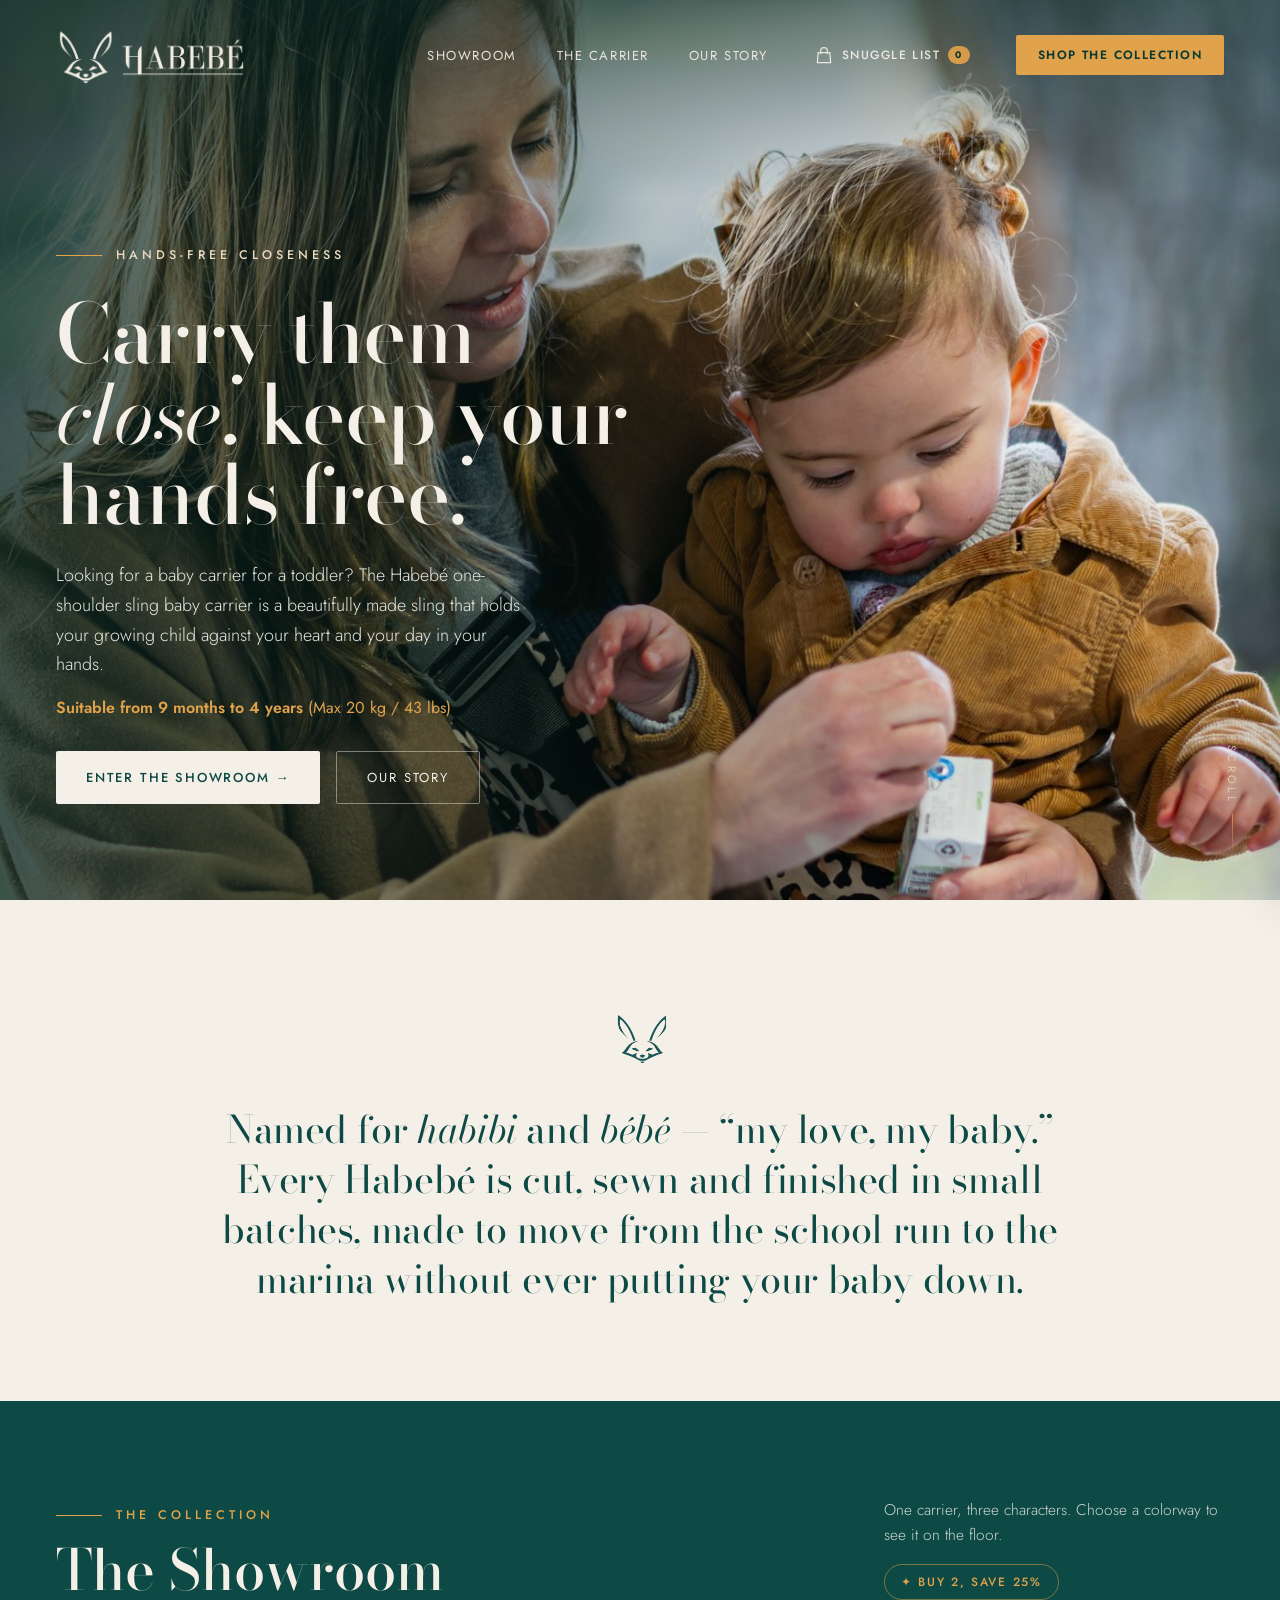
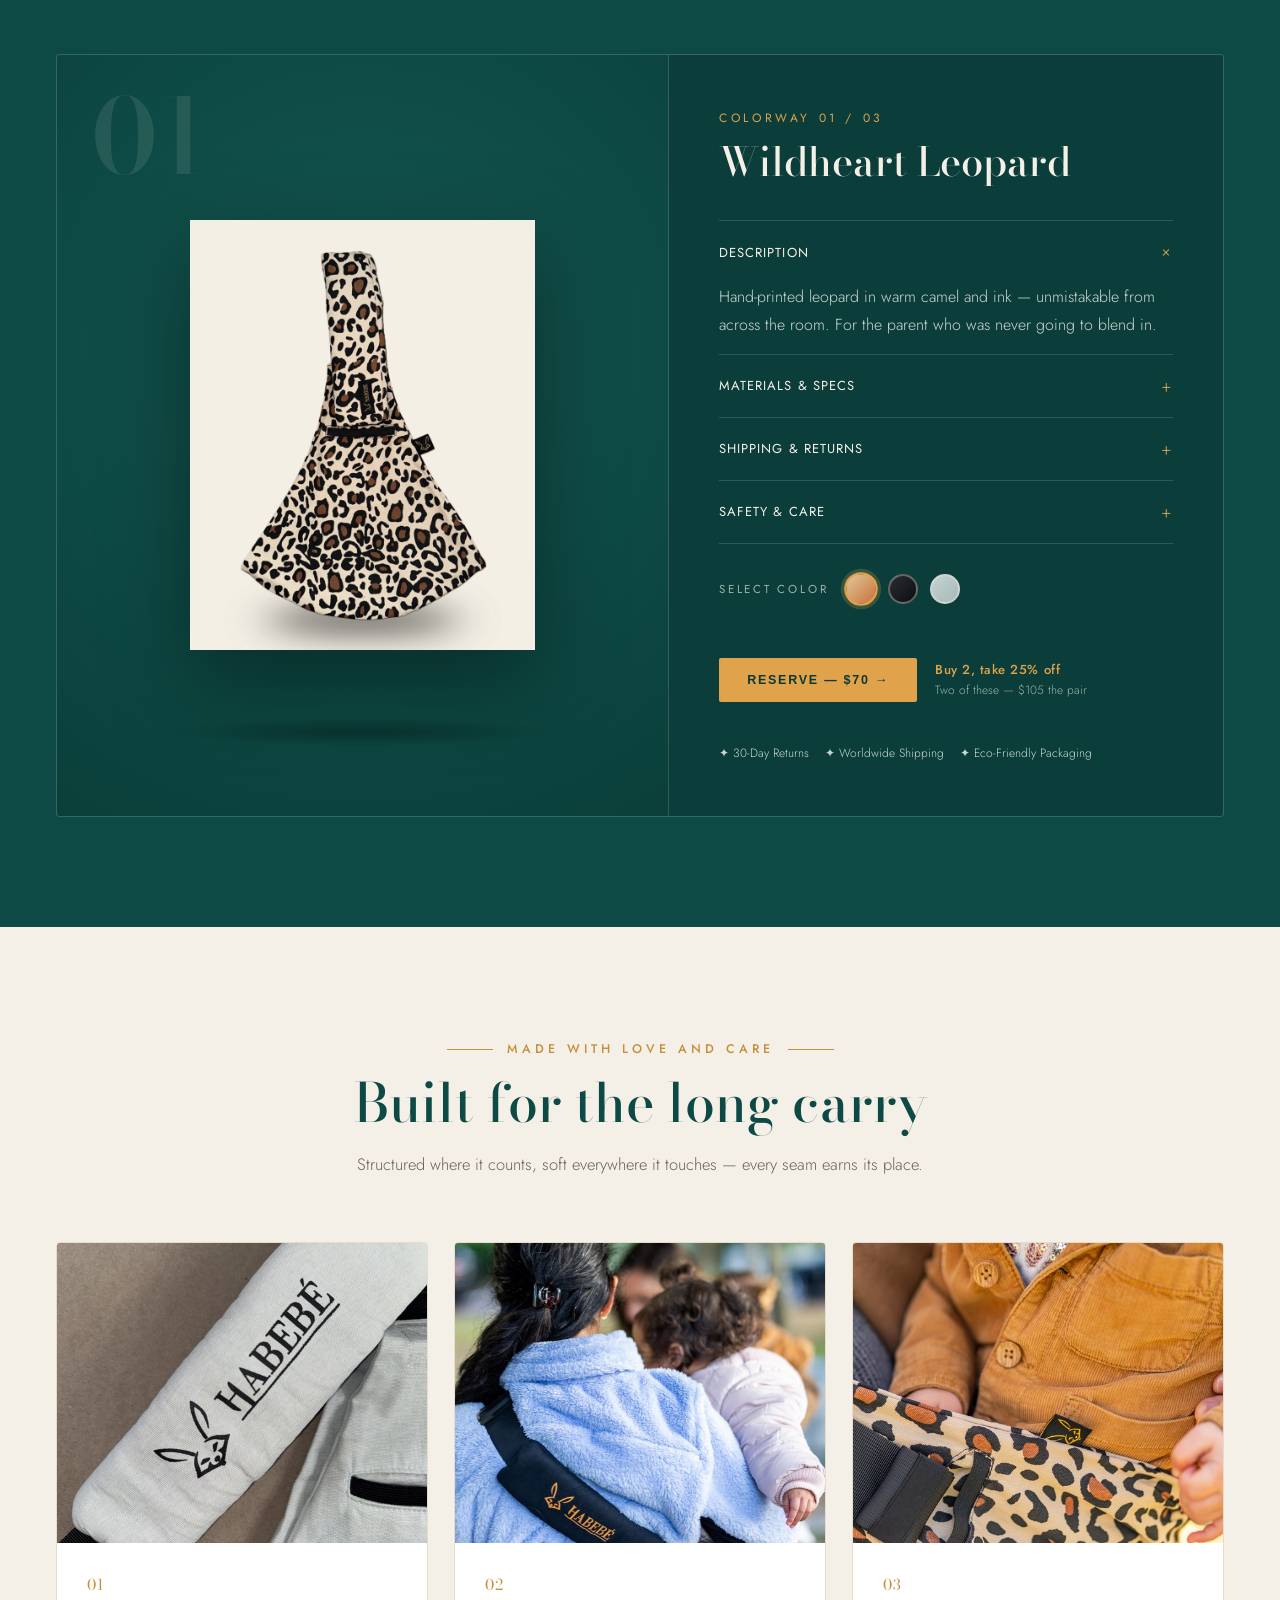
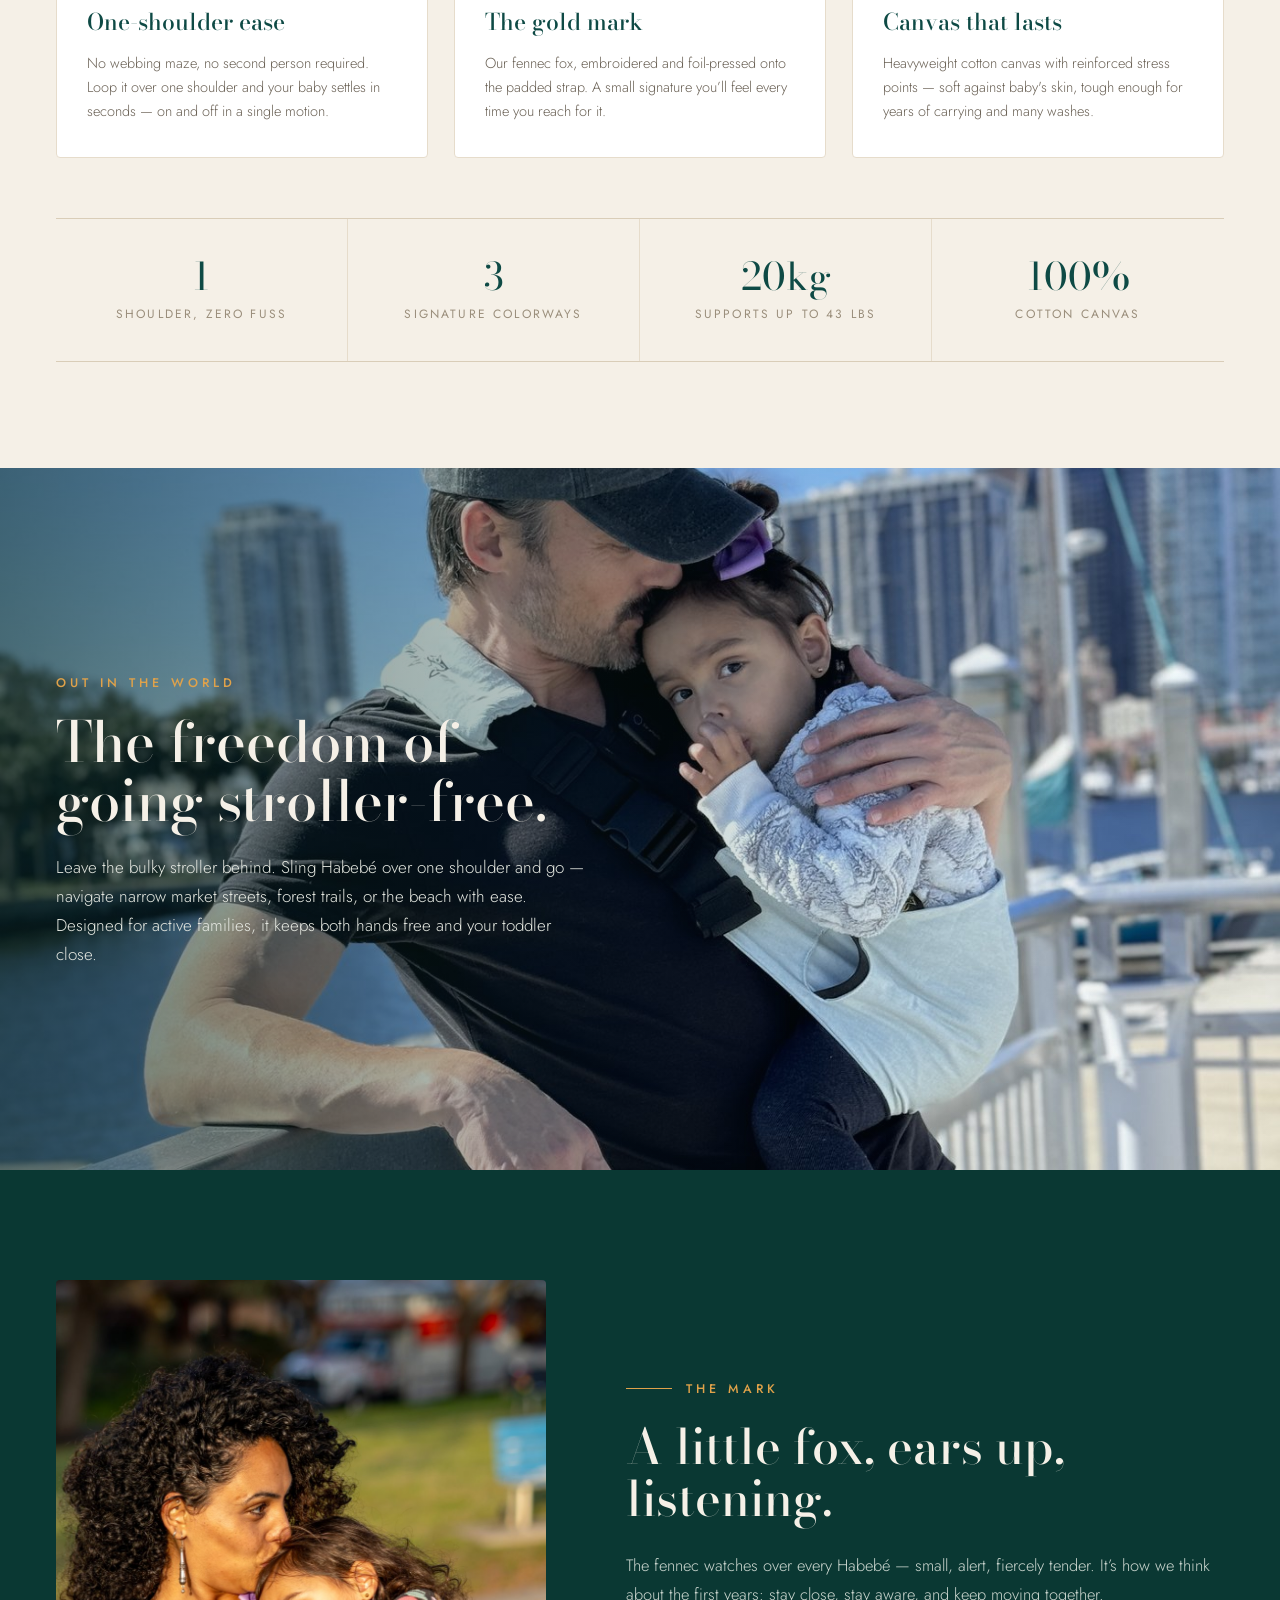
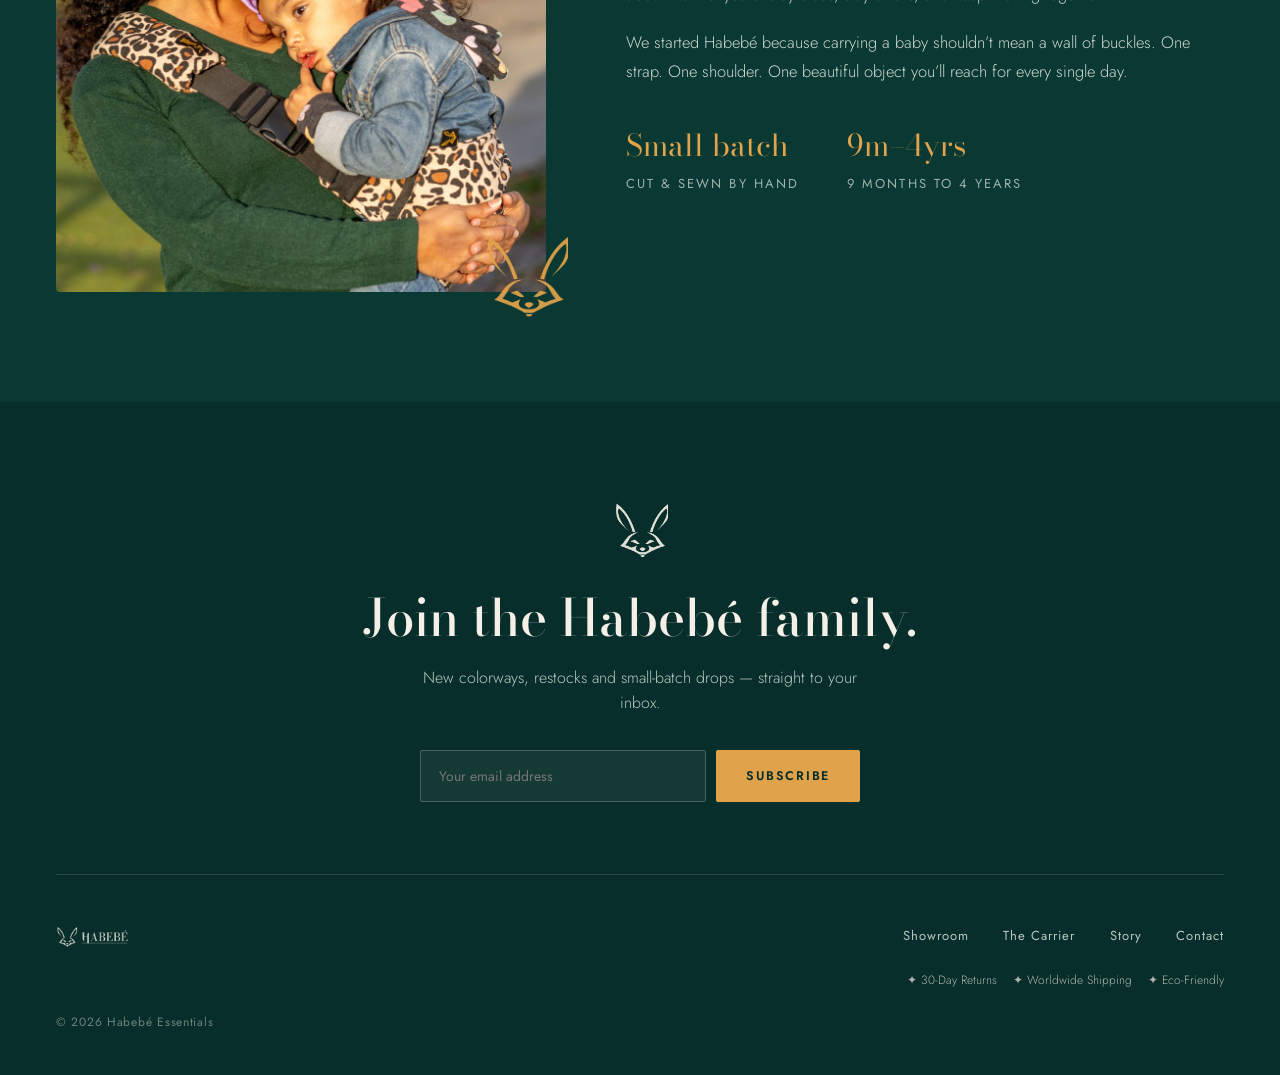
<file: index.html>
<!DOCTYPE html>
<html lang="en">
<head>
  <meta charset="utf-8">
  <!-- Google tag (gtag.js) -->
  <script async src="https://www.googletagmanager.com/gtag/js?id=G-CSY55SZC2Z"></script>
  <script>
    window.dataLayer = window.dataLayer || [];
    function gtag(){dataLayer.push(arguments);}
    gtag('js', new Date());

    gtag('config', 'G-CSY55SZC2Z');
  </script>
  <meta name="viewport" content="width=device-width, initial-scale=1.0">
  <title>Habebé Essentials | Premium Sling Baby Carrier for Toddlers</title>
  <meta name="description" content="Need a baby carrier for a toddler? The Habebé one-shoulder sling baby carrier is the perfect toddler carrier. Keep hands free with our 100% natural cotton sling.">
  <link rel="icon" type="image/x-icon" href="images/favicon.ico">
  <link rel="icon" type="image/png" sizes="32x32" href="images/favicon.png">
  <link rel="apple-touch-icon" sizes="180x180" href="images/favicon.png">
  <link rel="stylesheet" href="style.css">
  <script type="application/ld+json">
  {
    "@context": "https://schema.org",
    "@type": "Product",
    "name": "Habebé Essentials – Wildheart Leopard",
    "image": ["https://habebeessentials.com/images/prnt-copy.png"],
    "description": "The perfect sling baby carrier for a toddler. Supporting up to 20 kg (43 lb) and suitable for 9 months to 4 years. Made from 100 % natural cotton canvas. No buckles, zero fuss.",
    "sku": "HB-WL-01",
    "brand": {"@type": "Brand", "name": "Habebé Essentials"},
    "offers": {
      "@type": "Offer",
      "url": "https://buy.stripe.com/6oU4gzeTH8xo3tWdNfdwc00",
      "priceCurrency": "USD",
      "price": "70",
      "availability": "https://schema.org/InStock"
    }
  }
  </script>
  <script type="application/ld+json">
  {
    "@context": "https://schema.org",
    "@type": "FAQPage",
    "mainEntity": [
      {
        "@type": "Question",
        "name": "What age range does the carrier support?",
        "acceptedAnswer": {"@type": "Answer", "text": "It fits babies from 9 months up to 4 years (supporting up to 20 kg / 43 lb)."}
      },
      {
        "@type": "Question",
        "name": "Is the carrier machine‑washable?",
        "acceptedAnswer": {"@type": "Answer", "text": "Yes – the 100 % cotton canvas can be machine‑washed on a gentle cycle at 30 °C."}
      },
      {
        "@type": "Question",
        "name": "How can I get the bundle discount?",
        "acceptedAnswer": {"@type": "Answer", "text": "Add two carriers to the cart and the discount code **BUNDLE25** will be applied automatically at Stripe checkout."}
      }
    ]
  }
  </script>
</head>
<body>

  <!-- Sticky Navigation Header -->
  <nav class="header-nav" id="main-nav">
    <a href="#top" class="nav-logo-link" aria-label="Habebé Essentials Home">
      <img src="images/logo_cream.png" alt="Habebé Essentials Logo" class="nav-logo-img">
    </a>
    <div class="nav-links-wrapper">
      <a href="#showroom" class="nav-link">Showroom</a>
      <a href="#craft" class="nav-link">The Carrier</a>
      <a href="#story" class="nav-link">Our Story</a>
      <button class="cart-toggle-btn" id="cart-drawer-toggle" aria-label="Open Shopping Cart">
        <svg class="cart-icon-svg" viewBox="0 0 24 24">
          <path d="M16 11V7a4 4 0 00-8 0v4M5 9h14l1 12H4L5 9z" />
        </svg>
        <span>Snuggle List</span>
        <span class="cart-badge-count" id="cart-counter-badge">0</span>
      </button>
      <a href="#showroom" class="nav-cta">Shop the collection</a>
    </div>
  </nav>

  <!-- Hero Header Section -->
  <header id="top" class="hero-header">
    <div class="hero-inner">
      <div class="hero-box">
        <div class="hero-line-tag">
          <span class="hero-line"></span>
          <span class="hero-tag-text">Hands-free closeness</span>
        </div>
        <h1 class="hero-title">Carry them<br><em style="font-style:italic;font-weight:400;">close</em>, keep your hands free.</h1>
        <p class="hero-desc">Looking for a baby carrier for a toddler? The Habebé one-shoulder sling baby carrier is a beautifully made sling that holds your growing child against your heart and your day in your hands.</p>
        <p class="hero-suitability"><strong>Suitable from 9 months to 4 years</strong> (Max 20 kg / 43 lbs)</p>
        <div class="hero-actions">
          <a href="#showroom" class="btn-hero-primary">Enter the showroom →</a>
          <a href="#story" class="btn-hero-secondary">Our story</a>
        </div>
      </div>
    </div>
    <div class="hero-scroll-indicator">
      <span class="hero-scroll-text">Scroll</span>
      <span class="hero-scroll-line"></span>
    </div>
  </header>

  <!-- Intro Statement Section -->
  <section class="intro-sec" data-reveal>
    <div class="intro-inner">
      <img src="images/mark_teal.png" alt="Habebé Mark" class="intro-mark">
      <p class="intro-text">Named for <em style="font-style:italic;">habibi</em> and <em style="font-style:italic;">bébé</em> — “my love, my baby.” Every Habebé is cut, sewn and finished in small batches, made to move from the school run to the marina without ever putting your baby down.</p>
    </div>
  </section>

  <!-- Showroom Section -->
  <section id="showroom" class="showroom-sec">
    <div class="showroom-inner">
      <div class="showroom-header-row" data-reveal>
        <div>
          <div class="showroom-header-title">
            <span class="showroom-header-line"></span>
            <span class="showroom-header-tag">The collection</span>
          </div>
          <h2 class="showroom-title">The Showroom</h2>
        </div>
        <div class="showroom-header-desc-wrapper">
          <p class="showroom-header-desc">One carrier, three characters. Choose a colorway to see it on the floor.</p>
          <span class="showroom-promo-tag">✦ Buy 2, save 25%</span>
        </div>
      </div>

      <div class="showroom-card-layout" data-reveal>
        <!-- Stage Display -->
        <div class="showroom-stage">
          <div class="showroom-shadow"></div>
          <span class="showroom-giant-num" id="product-display-num">01</span>
          <img src="images/prnt-copy.png" alt="Wildheart Leopard carrier" class="showroom-product-img" id="product-display-img">
        </div>
        
        <!-- Detail Control Panel -->
        <div class="showroom-details-pane">
          <span class="showroom-details-tag" id="product-number-tag">Colorway 01 / 03</span>
          <h3 class="showroom-product-title" id="product-title-label">Wildheart Leopard</h3>
          <!-- Accordion Group -->
          <div class="accordion-group">
            <div class="accordion-item active">
              <button class="accordion-header">Description <span class="accordion-icon">+</span></button>
              <div class="accordion-content" style="max-height: 500px; padding-bottom: 16px;">
                <p class="showroom-product-desc" id="product-desc-label" style="margin-top:0;">Hand-printed leopard in warm camel and ink — unmistakable from across the room. For the parent who was never going to blend in.</p>
              </div>
            </div>
            <div class="accordion-item">
              <button class="accordion-header">Materials & Specs <span class="accordion-icon">+</span></button>
              <div class="accordion-content">
                <div class="showroom-specs-list" id="product-specs-container" style="margin-top:0; margin-bottom:0;">
                  <div class="showroom-spec-item">
                    <span class="showroom-spec-bullet">◆</span>Hand-printed signature leopard
                  </div>
                  <div class="showroom-spec-item">
                    <span class="showroom-spec-bullet">◆</span>Gold woven fox label
                  </div>
                  <div class="showroom-spec-item">
                    <span class="showroom-spec-bullet">◆</span>Reinforced safety stitching
                  </div>
                </div>
              </div>
            </div>
            <div class="accordion-item">
              <button class="accordion-header">Shipping & Returns <span class="accordion-icon">+</span></button>
              <div class="accordion-content">
                <p class="showroom-product-desc" style="margin-top:0; margin-bottom:0;">Free worldwide shipping on all orders. 30-day money back guarantee if you're not completely satisfied.</p>
              </div>
            </div>
            <div class="accordion-item">
              <button class="accordion-header">Safety & Care <span class="accordion-icon">+</span></button>
              <div class="accordion-content">
                <p class="showroom-product-desc" style="margin-top:0; margin-bottom:0;">Machine wash cold on gentle cycle. Line dry. Suitable for children 9 months to 4 years (max 20 kg / 43 lbs).</p>
              </div>
            </div>
          </div>

          <!-- Color Swatch Row -->
          <div class="showroom-swatch-row" style="margin-bottom: 24px;">
            <span class="showroom-select-label">Select Color</span>
            <div class="showroom-swatches-container">
              <button class="showroom-swatch-btn active" data-index="0" title="Wildheart Leopard" style="background: linear-gradient(135deg,#E2C79A,#C8723C); border: 2px solid #E0A24A; box-shadow: 0 0 0 3px rgba(224,162,74,0.22);"></button>
              <button class="showroom-swatch-btn" data-index="1" title="Midnight" style="background: linear-gradient(135deg,#2A2C33,#0E0F12); border: 2px solid rgba(245,240,231,0.35);"></button>
              <button class="showroom-swatch-btn" data-index="2" title="Sage" style="background: linear-gradient(135deg,#C3D2D0,#A7BAB8); border: 2px solid rgba(245,240,231,0.35);"></button>
            </div>
          </div>

          <!-- CTA Reserve Action -->
          <div class="showroom-action-area">
            <button class="showroom-btn-buy" id="showroom-add-to-cart-btn">Reserve — $70 →</button>
            <div class="showroom-pricing-terms">
              <span class="showroom-bundle-terms">Buy 2, take 25% off</span>
              <span class="showroom-bundle-est" id="showroom-bundle-estimate-label">Two of these — $105 the pair</span>
            </div>
            
            <div class="trust-badges">
              <span class="trust-badge">✦ 30-Day Returns</span>
              <span class="trust-badge">✦ Worldwide Shipping</span>
              <span class="trust-badge">✦ Eco-Friendly Packaging</span>
            </div>
          </div>
        </div>
      </div>
    </div>
  </section>

  <!-- Built for the Long Carry (Craft Details) -->
  <section id="craft" class="craft-sec">
    <div class="craft-inner">
      <div class="craft-header" data-reveal>
        <div class="craft-header-tag-row">
          <span class="craft-header-line"></span>
          <span class="craft-header-tag">Made with love and care</span>
          <span class="craft-header-line"></span>
        </div>
        <h2 class="craft-title">Built for the long carry</h2>
        <p class="craft-desc">Structured where it counts, soft everywhere it touches — every seam earns its place.</p>
      </div>

      <div class="craft-cards-grid" data-reveal>
        <div class="craft-card">
          <div class="craft-card-img-box" style="background-image: url('images/detail_strap.jpg');"></div>
          <div class="craft-card-details">
            <span class="craft-card-num">01</span>
            <h3 class="craft-card-title">One-shoulder ease</h3>
            <p class="craft-card-body">No webbing maze, no second person required. Loop it over one shoulder and your baby settles in seconds — on and off in a single motion.</p>
          </div>
        </div>

        <div class="craft-card">
          <div class="craft-card-img-box" style="background-image: url('images/detail_back.jpg');"></div>
          <div class="craft-card-details">
            <span class="craft-card-num">02</span>
            <h3 class="craft-card-title">The gold mark</h3>
            <p class="craft-card-body">Our fennec fox, embroidered and foil-pressed onto the padded strap. A small signature you’ll feel every time you reach for it.</p>
          </div>
        </div>

        <div class="craft-card">
          <div class="craft-card-img-box" style="background-image: url('images/detail_leopard.jpg');"></div>
          <div class="craft-card-details">
            <span class="craft-card-num">03</span>
            <h3 class="craft-card-title">Canvas that lasts</h3>
            <p class="craft-card-body">Heavyweight cotton canvas with reinforced stress points — soft against baby's skin, tough enough for years of carrying and many washes.</p>
          </div>
        </div>
      </div>

      <!-- Spec stats band -->
      <div class="stats-band" data-reveal>
        <div class="stats-item">
          <div class="stats-key">1</div>
          <div class="stats-val">Shoulder, zero fuss</div>
        </div>
        <div class="stats-item">
          <div class="stats-key">3</div>
          <div class="stats-val">Signature colorways</div>
        </div>
        <div class="stats-item">
          <div class="stats-key">20kg</div>
          <div class="stats-val">Supports up to 43 lbs</div>
        </div>
        <div class="stats-item">
          <div class="stats-key">100%</div>
          <div class="stats-val">Cotton canvas</div>
        </div>
      </div>
    </div>
  </section>

  <!-- Lifestyle Block Section -->
  <section class="lifestyle-banner">
    <div class="lifestyle-inner" data-reveal>
      <div class="lifestyle-box">
        <span class="lifestyle-tag">Out in the world</span>
        <h2 class="lifestyle-title">The freedom of going stroller-free.</h2>
        <p class="lifestyle-desc">Leave the bulky stroller behind. Sling Habebé over one shoulder and go — navigate narrow market streets, forest trails, or the beach with ease. Designed for active families, it keeps both hands free and your toddler close.</p>
      </div>
    </div>
  </section>

  <!-- Our Story Section -->
  <section id="story" class="story-sec">
    <div class="story-inner" data-reveal>
      <div class="story-image-box">
        <div class="story-image-canvas"></div>
        <img src="images/mark_gold.png" alt="Habebé Mark Gold" class="story-mark-overlap">
      </div>
      <div class="story-details">
        <div class="story-tag-row">
          <span class="story-tag-line"></span>
          <span class="story-tag-text">The mark</span>
        </div>
        <h2 class="story-title">A little fox, ears up, listening.</h2>
        <p class="story-body-text">The fennec watches over every Habebé — small, alert, fiercely tender. It’s how we think about the first years: stay close, stay aware, and keep moving together.</p>
        <p class="story-body-text">We started Habebé because carrying a baby shouldn’t mean a wall of buckles. One strap. One shoulder. One beautiful object you’ll reach for every single day.</p>
        <div class="story-stats-row">
          <div>
            <div class="story-stat-card-title">Small batch</div>
            <div class="story-stat-card-subtitle">Cut &amp; sewn by hand</div>
          </div>
          <div>
            <div class="story-stat-card-title">9m–4yrs</div>
            <div class="story-stat-card-subtitle">9 months to 4 years</div>
          </div>
        </div>
      </div>
    </div>
  </section>

  <!-- Footer Section & Email Subscribe -->
  <footer class="footer-sec">
    <div class="footer-inner">
      <div class="footer-newsletter-box" data-reveal>
        <img src="images/mark_cream.png" alt="Habebé Mark Cream" class="footer-mark">
        <h2 class="footer-newsletter-title">Join the Habebé family.</h2>
        <p class="footer-newsletter-desc">New colorways, restocks and small-batch drops — straight to your inbox.</p>
        <form class="newsletter-email-form" id="email-subscribe-form">
          <input type="email" placeholder="Your email address" required class="newsletter-email-input" id="newsletter-email">
          <button type="submit" class="newsletter-submit-btn" id="newsletter-submit-label">Subscribe</button>
        </form>
      </div>

      <div class="footer-bottom-row">
        <img src="images/logo_cream.png" alt="Habebé Essentials Logo" class="footer-logo-img">
        <div class="footer-menu-links">
          <a href="#showroom" class="footer-menu-link">Showroom</a>
          <a href="#craft" class="footer-menu-link">The Carrier</a>
          <a href="#story" class="footer-menu-link">Story</a>
          <a href="mailto:hello@habebe.com" class="footer-menu-link">Contact</a>
        </div>
        <div class="trust-badges footer-trust-badges">
          <span class="trust-badge">✦ 30-Day Returns</span>
          <span class="trust-badge">✦ Worldwide Shipping</span>
          <span class="trust-badge">✦ Eco-Friendly</span>
        </div>
        <span class="footer-copyright">© 2026 Habebé Essentials</span>
      </div>
    </div>
  </footer>

  <!-- Sliding Cart Drawer Container -->
  <div class="cart-drawer-overlay" id="cart-drawer-overlay"></div>
  <div class="cart-drawer" id="cart-drawer-pane">
    <div class="cart-header">
      <h3 class="cart-title">Your Snuggle List</h3>
      <button class="cart-close-btn" id="cart-drawer-close-btn" aria-label="Close Shopping Cart">
        <svg width="24" height="24" viewBox="0 0 24 24" fill="none" stroke="currentColor" stroke-width="2">
          <line x1="18" y1="6" x2="6" y2="18"></line>
          <line x1="6" y1="6" x2="18" y2="18"></line>
        </svg>
      </button>
    </div>

    <!-- Items List container -->
    <div class="cart-items-container" id="cart-items-list-container">
      <!-- Empty Cart Initial state -->
      <div class="cart-empty-state" id="cart-empty-state-view">
        <svg class="cart-empty-svg" viewBox="0 0 24 24" fill="none" stroke="currentColor">
          <path d="M16 11V7a4 4 0 00-8 0v4M5 9h14l1 12H4L5 9z"/>
        </svg>
        <p class="cart-empty-text">Your list is empty. Add a carrier to start snuggling!</p>
        <button class="nav-cta" id="cart-drawer-back-to-shop" style="width: auto;">Browse Colors</button>
      </div>
    </div>

    <!-- Pricing Summary Footer (Dynamically updated) -->
    <div class="cart-footer-pane" id="cart-drawer-footer" style="display: none;">
      <div class="cart-calc-row">
        <span>Subtotal</span>
        <span id="cart-subtotal-val">$0.00</span>
      </div>
      <div class="cart-calc-row discount" id="cart-discount-row-view" style="display: none;">
        <span>Bundle discount (25% off)</span>
        <span id="cart-discount-val">-$0.00</span>
      </div>
      <div class="cart-total-row">
        <span>Total</span>
        <span id="cart-total-val">$0.00</span>
      </div>

      <div class="cart-promo-badge" id="cart-promo-badge-view" style="display: none;">
        <svg class="cart-promo-badge-svg" viewBox="0 0 24 24" fill="none" stroke="currentColor" stroke-width="2">
          <path d="M22 11.08V12a10 10 0 1 1-5.93-9.14M22 4L12 14.01l-3-3"/>
        </svg>
        <span>Bundle deal unlocked! Enter code <strong>BUNDLE25</strong> at Stripe checkout to save 25%.</span>
      </div>

      <button class="btn-checkout" id="cart-drawer-checkout-btn">Checkout with Stripe →</button>
    </div>
  </div>

  <script src="app.js"></script>
</body>
</html>
</file>
<file: style.css>
/* style.css - Habebe Showroom Handoff Design Integration */

@import url('https://fonts.googleapis.com/css2?family=Bodoni+Moda:ital,opsz,wght@0,6..96,400;0,6..96,500;0,6..96,600;0,6..96,700;1,6..96,400;1,6..96,500&family=Jost:wght@300;400;500;600;700&display=swap');

:root {
  /* Handoff Color Palette */
  --color-teal-dark: #072E2A;      /* Footer background */
  --color-teal-mid: #0A3833;       /* Story section background / Scroll nav */
  --color-teal-brand: #0E4A45;     /* Main brand teal / Showroom background */
  --color-teal-stage: #15564F;     /* Radial center of showroom stage */
  --color-cream-base: #F5F0E7;     /* Page background / Light cream text selection */
  --color-gold: #E0A24A;           /* Gold highlights / CTA buttons */
  --color-gold-hover: #C58F3C;     /* Hover gold */
  
  /* Text and neutrals */
  --color-text-dark: #1E1B17;
  --color-text-light: #F5F0E7;
  --color-text-muted-dark: #6B6256;
  --color-text-muted-light: #CBD6CF;
  --color-border-light: rgba(245, 240, 231, 0.16);
  --color-border-dark: #E6DCCB;
  
  /* Fonts */
  --font-serif: 'Bodoni Moda', Georgia, serif;
  --font-sans: 'Jost', -apple-system, BlinkMacSystemFont, sans-serif;
  
  /* Transitions */
  --transition-smooth: all 0.4s cubic-bezier(0.16, 1, 0.3, 1);
  --transition-fast: all 0.25s ease;
}

/* Base Styles */
* {
  box-sizing: border-box;
}

html {
  scroll-behavior: smooth;
}

body {
  margin: 0;
  font-family: var(--font-sans);
  color: var(--color-text-dark);
  background-color: var(--color-cream-base);
  overflow-x: hidden;
  -webkit-font-smoothing: antialiased;
}

::selection {
  background: var(--color-teal-brand);
  color: var(--color-cream-base);
}

/* Animations */
@keyframes habFloat {
  0%, 100% { transform: translateY(0); }
  50% { transform: translateY(-10px); }
}

/* Custom Scrollbar */
::-webkit-scrollbar {
  width: 8px;
}

::-webkit-scrollbar-track {
  background: var(--color-cream-base);
}

::-webkit-scrollbar-thumb {
  background: var(--color-gold-hover);
  border-radius: 4px;
}

::-webkit-scrollbar-thumb:hover {
  background: var(--color-teal-brand);
}

/* Floating Elements & Scroll Reveals */
[data-reveal] {
  opacity: 0;
  transform: translateY(28px);
  transition: opacity 1.1s cubic-bezier(.2, .7, .2, 1), transform 1.1s cubic-bezier(.2, .7, .2, 1);
}

[data-reveal].revealed {
  opacity: 1;
  transform: none;
}

/* Navigation Header */
.header-nav {
  position: fixed;
  top: 0;
  left: 0;
  right: 0;
  z-index: 100;
  display: flex;
  align-items: center;
  justify-content: space-between;
  padding: 26px 56px;
  background: transparent;
  border-bottom: 1px solid transparent;
  transition: padding .35s ease, background .35s ease, border-color .35s ease;
}

.header-nav.scrolled {
  padding: 15px 56px;
  background: rgba(14, 74, 69, 0.97);
  backdrop-filter: blur(8px);
  -webkit-backdrop-filter: blur(8px);
  border-bottom: 1px solid rgba(245, 240, 231, 0.12);
}

.nav-logo-link {
  display: flex;
  align-items: center;
  gap: 14px;
  text-decoration: none;
}

.nav-logo-img {
  height: 58px;
  width: 191px;
  display: block;
  object-fit: contain;
  transition: height 0.35s ease;
}

.header-nav.scrolled .nav-logo-img {
  height: 48px;
}

.nav-links-wrapper {
  display: flex;
  align-items: center;
  gap: 40px;
}

.nav-link {
  color: #F5F0E7;
  text-decoration: none;
  font-size: 13px;
  letter-spacing: 0.12em;
  text-transform: uppercase;
  font-weight: 400;
  opacity: 0.92;
  transition: opacity 0.25s ease;
}

.nav-link:hover {
  opacity: 1;
}

.nav-cta {
  color: #0A3833;
  background: var(--color-gold);
  text-decoration: none;
  font-size: 12px;
  letter-spacing: 0.12em;
  text-transform: uppercase;
  font-weight: 600;
  padding: 11px 22px;
  border-radius: 2px;
  border: none;
  cursor: pointer;
  transition: background 0.3s, color 0.3s;
}

.nav-cta:hover {
  background: #F5F0E7;
  color: #0E4A45;
}

.cart-toggle-btn {
  background: none;
  border: none;
  cursor: pointer;
  color: #F5F0E7;
  display: flex;
  align-items: center;
  gap: 8px;
  font-family: var(--font-sans);
  font-size: 12px;
  letter-spacing: 0.12em;
  text-transform: uppercase;
  font-weight: 500;
  opacity: 0.92;
  transition: opacity 0.25s ease;
}

.cart-toggle-btn:hover {
  opacity: 1;
}

.cart-icon-svg {
  width: 20px;
  height: 20px;
  fill: none;
  stroke: currentColor;
  stroke-width: 1.5;
}

.cart-badge-count {
  background-color: var(--color-gold);
  color: #072E2A;
  font-size: 9.5px;
  font-weight: 700;
  padding: 2px 7px;
  border-radius: 99px;
  display: inline-block;
}

/* Hero Section */
.hero-header {
  position: relative;
  min-height: 100vh;
  display: flex;
  align-items: flex-end;
  background-image: linear-gradient(180deg, rgba(10,38,33,0.55) 0%, rgba(10,38,33,0) 22%), 
                    linear-gradient(90deg, rgba(10,38,33,0.78) 0%, rgba(10,38,33,0.34) 42%, rgba(10,38,33,0.05) 75%), 
                    url('images/life_tender.jpg');
  background-size: cover;
  background-position: 60% 28%;
}

.hero-inner {
  max-width: 1320px;
  margin: 0 auto;
  width: 100%;
  padding: 0 56px 96px;
}

.hero-box {
  max-width: 620px;
}

.hero-line-tag {
  display: flex;
  align-items: center;
  gap: 14px;
  margin-bottom: 30px;
}

.hero-line {
  width: 46px;
  height: 1px;
  background: var(--color-gold);
  display: block;
}

.hero-tag-text {
  font-size: 12.5px;
  letter-spacing: 0.32em;
  text-transform: uppercase;
  color: #E7D9BE;
  font-weight: 500;
}

.hero-title {
  font-family: var(--font-serif);
  font-weight: 500;
  color: #F5F0E7;
  font-size: clamp(46px, 6.4vw, 90px);
  line-height: 0.98;
  margin: 0 0 26px;
  letter-spacing: -0.01em;
}

.hero-title em {
  font-style: italic;
  font-weight: 400;
}

.hero-desc {
  font-size: 18px;
  line-height: 1.65;
  color: #E4E7E0;
  max-width: 480px;
  margin: 0 0 16px;
  font-weight: 300;
}

.hero-suitability {
  font-size: 16px;
  color: #E0A24A;
  margin: 0 0 32px;
  font-weight: 400;
}

.hero-suitability strong {
  font-weight: 600;
}

.hero-actions {
  display: flex;
  gap: 16px;
  flex-wrap: wrap;
}

.btn-hero-primary {
  display: inline-flex;
  align-items: center;
  gap: 10px;
  background: #F5F0E7;
  color: #0E4A45;
  padding: 16px 30px;
  border-radius: 2px;
  text-decoration: none;
  font-size: 13px;
  letter-spacing: 0.14em;
  text-transform: uppercase;
  font-weight: 500;
  transition: background .3s, color .3s;
}

.btn-hero-primary:hover {
  background: var(--color-gold);
  color: #0A3833;
}

.btn-hero-secondary {
  display: inline-flex;
  align-items: center;
  gap: 10px;
  border: 1px solid rgba(245,240,231,0.45);
  color: #F5F0E7;
  padding: 16px 30px;
  border-radius: 2px;
  text-decoration: none;
  font-size: 13px;
  letter-spacing: 0.14em;
  text-transform: uppercase;
  font-weight: 400;
  transition: border-color .3s;
}

.btn-hero-secondary:hover {
  border-color: #F5F0E7;
}

.hero-scroll-indicator {
  position: absolute;
  right: 40px;
  bottom: 40px;
  display: flex;
  flex-direction: column;
  align-items: center;
  gap: 10px;
  opacity: 0.8;
}

.hero-scroll-text {
  writing-mode: vertical-rl;
  font-size: 11px;
  letter-spacing: 0.3em;
  text-transform: uppercase;
  color: #E7D9BE;
}

.hero-scroll-line {
  width: 1px;
  height: 46px;
  background: linear-gradient(var(--color-gold), transparent);
}

/* Intro Section */
.intro-sec {
  background: var(--color-cream-base);
  padding: 110px 56px 96px;
  text-align: center;
}

.intro-inner {
  max-width: 880px;
  margin: 0 auto;
}

.intro-mark {
  height: 54px;
  width: auto;
  margin-bottom: 34px;
  opacity: 0.9;
}

.intro-text {
  font-family: var(--font-serif);
  font-weight: 400;
  font-size: clamp(24px, 3vw, 38px);
  line-height: 1.32;
  color: var(--color-teal-brand);
  margin: 0;
  letter-spacing: -0.01em;
}

.intro-text em {
  font-style: italic;
}

/* Showroom Section */
.showroom-sec {
  background: var(--color-teal-brand);
  color: var(--color-text-light);
  padding: 96px 56px 110px;
  position: relative;
}

.showroom-inner {
  max-width: 1320px;
  margin: 0 auto;
}

.showroom-header-row {
  display: flex;
  align-items: flex-end;
  justify-content: space-between;
  flex-wrap: wrap;
  gap: 20px;
  margin-bottom: 54px;
}

.showroom-header-title {
  display: flex;
  align-items: center;
  gap: 14px;
  margin-bottom: 18px;
}

.showroom-header-line {
  width: 46px;
  height: 1px;
  background: var(--color-gold);
  display: block;
}

.showroom-header-tag {
  font-size: 12.5px;
  letter-spacing: 0.32em;
  text-transform: uppercase;
  color: var(--color-gold);
  font-weight: 500;
}

.showroom-title {
  font-family: var(--font-serif);
  font-weight: 500;
  font-size: clamp(34px, 4.4vw, 60px);
  line-height: 1.02;
  margin: 0;
  color: #F5F0E7;
}

.showroom-header-desc-wrapper {
  max-width: 340px;
}

.showroom-header-desc {
  font-size: 15.5px;
  line-height: 1.65;
  color: var(--color-text-muted-light);
  font-weight: 300;
  margin: 0 0 16px;
}

.showroom-promo-tag {
  display: inline-flex;
  align-items: center;
  gap: 8px;
  border: 1px solid rgba(224, 162, 74, 0.5);
  color: var(--color-gold);
  padding: 8px 16px;
  border-radius: 999px;
  font-size: 12px;
  letter-spacing: 0.14em;
  text-transform: uppercase;
  font-weight: 500;
}

.showroom-card-layout {
  display: grid;
  grid-template-columns: 1.05fr 0.95fr;
  gap: 0;
  border: 1px solid rgba(245, 240, 231, 0.16);
  border-radius: 4px;
  overflow: hidden;
  background: rgba(255, 255, 255, 0.02);
}

/* Stage & Floating Carrier */
.showroom-stage {
  position: relative;
  min-height: 560px;
  display: flex;
  align-items: center;
  justify-content: center;
  padding: 40px;
  background: radial-gradient(circle at 50% 38%, var(--color-teal-stage) 0%, var(--color-teal-brand) 55%, #0A3E39 100%);
  border-right: 1px solid rgba(245, 240, 231, 0.16);
}

.showroom-shadow {
  position: absolute;
  inset: auto 0 9%;
  height: 30px;
  background: radial-gradient(ellipse at center, rgba(0,0,0,0.28), transparent 70%);
  margin: 0 18%;
}

.showroom-giant-num {
  position: absolute;
  top: 30px;
  left: 34px;
  font-family: var(--font-serif);
  font-size: 104px;
  line-height: 1;
  color: rgba(245, 240, 231, 0.10);
  font-weight: 600;
  user-select: none;
}

.showroom-product-img {
  max-height: 430px;
  max-width: 74%;
  width: auto;
  object-fit: contain;
  filter: drop-shadow(0 30px 44px rgba(0,0,0,0.4));
  animation: habFloat 7s ease-in-out infinite;
  position: relative;
  z-index: 1;
  transition: opacity 0.3s ease, transform 0.3s ease;
}

/* Detail Area */
.showroom-details-pane {
  padding: 54px 50px;
  display: flex;
  flex-direction: column;
  justify-content: center;
  background: #0B3E3A;
}

.showroom-details-tag {
  font-size: 12px;
  letter-spacing: 0.3em;
  text-transform: uppercase;
  color: var(--color-gold);
  margin-bottom: 14px;
}

.showroom-product-title {
  font-family: var(--font-serif);
  font-weight: 500;
  font-size: 40px;
  line-height: 1.04;
  margin: 0 0 18px;
  color: #F5F0E7;
}

.showroom-product-desc {
  font-size: 16px;
  line-height: 1.7;
  color: var(--color-text-muted-light);
  font-weight: 300;
  margin: 0;
}

/* Accordions */
.accordion-group {
  margin: 20px 0 30px;
  border-top: 1px solid rgba(245, 240, 231, 0.15);
}
.accordion-item {
  border-bottom: 1px solid rgba(245, 240, 231, 0.15);
}
.accordion-header {
  width: 100%;
  text-align: left;
  padding: 18px 0;
  background: none;
  border: none;
  font-family: var(--font-sans);
  font-size: 13px;
  letter-spacing: 0.08em;
  text-transform: uppercase;
  color: #F5F0E7;
  cursor: pointer;
  display: flex;
  justify-content: space-between;
  align-items: center;
  transition: color 0.3s ease;
}
.accordion-header:hover {
  color: var(--color-gold);
}
.accordion-icon {
  font-size: 18px;
  font-weight: 300;
  color: var(--color-gold);
  transition: transform 0.3s cubic-bezier(0.4, 0, 0.2, 1);
  display: inline-block;
}
.accordion-item.active .accordion-icon {
  transform: rotate(45deg);
}
.accordion-content {
  max-height: 0;
  overflow: hidden;
  transition: max-height 0.4s cubic-bezier(0.4, 0, 0.2, 1), padding 0.4s cubic-bezier(0.4, 0, 0.2, 1);
}
.accordion-item.active .accordion-content {
  max-height: 500px;
  padding-bottom: 20px;
}

/* Specs list */
.showroom-specs-list {
  display: flex;
  flex-direction: column;
  gap: 11px;
}

.showroom-spec-item {
  display: flex;
  align-items: center;
  gap: 13px;
  font-size: 14px;
  color: #E4E7E0;
  font-weight: 300;
  border-bottom: 1px solid rgba(245, 240, 231, 0.10);
  padding-bottom: 11px;
}

.showroom-spec-item:last-child {
  border-bottom: none;
  padding-bottom: 0;
}

.showroom-spec-bullet {
  color: var(--color-gold);
  font-size: 11px;
}

/* Swatches selector */
.showroom-swatch-row {
  display: flex;
  align-items: center;
  gap: 18px;
}

.showroom-select-label {
  font-size: 11.5px;
  letter-spacing: 0.24em;
  text-transform: uppercase;
  color: #9FB2AB;
}

.showroom-swatches-container {
  display: flex;
  gap: 12px;
}

.showroom-swatch-btn {
  width: 30px;
  height: 30px;
  border-radius: 50%;
  cursor: pointer;
  outline: none;
  padding: 0;
  transition: transform .25s, box-shadow .25s, border-color .25s;
}

.showroom-swatch-btn:hover {
  transform: scale(1.08);
}

.showroom-swatch-btn.active {
  border: 2px solid var(--color-gold);
  box-shadow: 0 0 0 3px rgba(224, 162, 74, 0.22);
  transform: scale(1.12);
}

/* Size selector for showroom details */
.showroom-size-row {
  display: flex;
  align-items: center;
  gap: 18px;
  margin-top: 24px;
}

.showroom-size-btn-group {
  display: flex;
  gap: 8px;
}

.showroom-size-btn {
  background: rgba(255, 255, 255, 0.04);
  border: 1px solid rgba(245, 240, 231, 0.15);
  color: #CBD6CF;
  width: 34px;
  height: 34px;
  border-radius: 50%;
  font-size: 11px;
  font-weight: 500;
  cursor: pointer;
  display: flex;
  align-items: center;
  justify-content: center;
  transition: var(--transition-fast);
}

.showroom-size-btn:hover {
  border-color: var(--color-gold);
  color: var(--color-gold);
}

.showroom-size-btn.active {
  background-color: var(--color-gold);
  border-color: var(--color-gold);
  color: #0A3833;
  font-weight: 600;
}

/* Action Area */
.showroom-action-area {
  margin-top: 30px;
  display: flex;
  align-items: center;
  gap: 18px;
  flex-wrap: wrap;
}

.showroom-btn-buy {
  display: inline-flex;
  align-items: center;
  gap: 10px;
  background: var(--color-gold);
  color: #0A3833;
  padding: 15px 28px;
  border-radius: 2px;
  text-decoration: none;
  font-size: 12.5px;
  letter-spacing: 0.14em;
  text-transform: uppercase;
  font-weight: 600;
  border: none;
  cursor: pointer;
  transition: background .3s, color .3s;
}

.showroom-btn-buy:hover {
  background: #F5F0E7;
  color: #0E4A45;
}

.showroom-pricing-terms {
  display: flex;
  flex-direction: column;
  gap: 2px;
}

.showroom-bundle-terms {
  font-size: 13px;
  letter-spacing: 0.04em;
  color: var(--color-gold);
  font-weight: 500;
}

.showroom-bundle-est {
  font-size: 12px;
  color: #9FB2AB;
  font-weight: 300;
}

/* Trust Badges */
.trust-badges {
  display: flex;
  gap: 16px;
  margin-top: 24px;
  flex-wrap: wrap;
  width: 100%;
}

.trust-badge {
  font-size: 12px;
  color: var(--color-text-muted-light);
  font-weight: 300;
  display: flex;
  align-items: center;
}

.footer-trust-badges {
  margin-top: 0;
  justify-content: flex-end;
}

.footer-trust-badges .trust-badge {
  color: rgba(245, 240, 231, 0.7);
}

/* Built for the Long Carry (Craft Details) */
.craft-sec {
  background: var(--color-cream-base);
  padding: 106px 56px;
}

.craft-inner {
  max-width: 1320px;
  margin: 0 auto;
}

.craft-header {
  text-align: center;
  max-width: 680px;
  margin: 0 auto 64px;
}

.craft-header-tag-row {
  display: inline-flex;
  align-items: center;
  gap: 14px;
  margin-bottom: 18px;
}

.craft-header-line {
  width: 46px;
  height: 1px;
  background: var(--color-gold-hover);
  display: block;
}

.craft-header-tag {
  font-size: 12.5px;
  letter-spacing: 0.32em;
  text-transform: uppercase;
  color: var(--color-gold-hover);
  font-weight: 500;
}

.craft-title {
  font-family: var(--font-serif);
  font-weight: 500;
  font-size: clamp(32px, 4.2vw, 56px);
  line-height: 1.04;
  margin: 0 0 18px;
  color: var(--color-teal-brand);
}

.craft-desc {
  font-size: 16.5px;
  line-height: 1.7;
  color: var(--color-text-muted-dark);
  font-weight: 300;
  margin: 0;
}

.craft-cards-grid {
  display: grid;
  grid-template-columns: repeat(3, 1fr);
  gap: 26px;
}

.craft-card {
  background: #FFFFFF;
  border: 1px solid var(--color-border-dark);
  border-radius: 4px;
  overflow: hidden;
  display: flex;
  flex-direction: column;
  transition: var(--transition-smooth);
}

.craft-card:hover {
  transform: translateY(-5px);
  box-shadow: 0 10px 24px rgba(107, 98, 86, 0.08);
  border-color: var(--color-gold-hover);
}

.craft-card-img-box {
  height: 300px;
  background-size: cover;
  background-position: center;
}

.craft-card-details {
  padding: 30px 30px 34px;
}

.craft-card-num {
  font-family: var(--font-serif);
  font-size: 15px;
  color: var(--color-gold-hover);
  letter-spacing: 0.04em;
}

.craft-card-title {
  font-family: var(--font-serif);
  font-weight: 500;
  font-size: 23px;
  margin: 8px 0 12px;
  color: var(--color-teal-brand);
}

.craft-card-body {
  font-size: 14.5px;
  line-height: 1.66;
  color: var(--color-text-muted-dark);
  font-weight: 300;
  margin: 0;
}

/* Stats band */
.stats-band {
  margin-top: 60px;
  display: grid;
  grid-template-columns: repeat(4, 1fr);
  gap: 0;
  border-top: 1px solid #D9CDB8;
  border-bottom: 1px solid #D9CDB8;
}

.stats-item {
  padding: 38px 26px;
  border-right: 1px solid var(--color-border-dark);
  text-align: center;
}

.stats-item:last-child {
  border-right: none;
}

.stats-key {
  font-family: var(--font-serif);
  font-size: 38px;
  line-height: 1;
  color: var(--color-teal-brand);
  margin-bottom: 10px;
}

.stats-val {
  font-size: 12px;
  letter-spacing: 0.18em;
  text-transform: uppercase;
  color: #9A8E7B;
}

/* Lifestyle Parallax-style Block */
.lifestyle-banner {
  position: relative;
  min-height: 78vh;
  display: flex;
  align-items: center;
  background-image: linear-gradient(90deg, rgba(10,38,33,0.62), rgba(10,38,33,0.12) 60%, transparent), 
                    url('images/life_marina.jpg');
  background-size: cover;
  background-position: 50% 32%;
}

.lifestyle-inner {
  max-width: 1320px;
  margin: 0 auto;
  width: 100%;
  padding: 0 56px;
}

.lifestyle-box {
  max-width: 540px;
}

.lifestyle-tag {
  font-size: 12.5px;
  letter-spacing: 0.32em;
  text-transform: uppercase;
  color: var(--color-gold);
  font-weight: 500;
}

.lifestyle-title {
  font-family: var(--font-serif);
  font-weight: 500;
  font-size: clamp(32px, 4.4vw, 58px);
  line-height: 1.05;
  margin: 20px 0 22px;
  color: #F5F0E7;
}

.lifestyle-desc {
  font-size: 17px;
  line-height: 1.7;
  color: #E4E7E0;
  font-weight: 300;
  margin: 0;
}

/* Story Section */
.story-sec {
  background: var(--color-teal-mid);
  color: var(--color-text-light);
  padding: 110px 56px;
}

.story-inner {
  max-width: 1180px;
  margin: 0 auto;
  display: grid;
  grid-template-columns: 0.9fr 1.1fr;
  gap: 80px;
  align-items: center;
}

.story-image-box {
  position: relative;
}

.story-image-canvas {
  aspect-ratio: 4/5;
  background-image: url('images/story_mother.jpg');
  background-size: cover;
  background-position: center 20%;
  border-radius: 4px;
}

.story-mark-overlap {
  position: absolute;
  bottom: -26px;
  right: -22px;
  height: 90px;
  width: auto;
  opacity: 0.95;
}

.story-details {
  /* left blank for padding */
}

.story-tag-row {
  display: flex;
  align-items: center;
  gap: 14px;
  margin-bottom: 22px;
}

.story-tag-line {
  width: 46px;
  height: 1px;
  background: var(--color-gold);
  display: block;
}

.story-tag-text {
  font-size: 12.5px;
  letter-spacing: 0.32em;
  text-transform: uppercase;
  color: var(--color-gold);
  font-weight: 500;
}

.story-title {
  font-family: var(--font-serif);
  font-weight: 500;
  font-size: clamp(30px, 3.8vw, 50px);
  line-height: 1.08;
  margin: 0 0 26px;
}

.story-body-text {
  font-size: 16.5px;
  line-height: 1.74;
  color: var(--color-text-muted-light);
  font-weight: 300;
  margin: 0 0 20px;
}

.story-stats-row {
  display: flex;
  gap: 48px;
  flex-wrap: wrap;
  margin-top: 36px;
}

.story-stat-card-title {
  font-family: var(--font-serif);
  font-size: 30px;
  color: var(--color-gold);
}

.story-stat-card-subtitle {
  font-size: 13px;
  letter-spacing: 0.16em;
  text-transform: uppercase;
  color: #9FB2AB;
  margin-top: 6px;
}

/* Footer Section */
.footer-sec {
  background: var(--color-teal-dark);
  color: var(--color-text-light);
  padding: 96px 56px 44px;
}

.footer-inner {
  max-width: 1180px;
  margin: 0 auto;
}

.footer-newsletter-box {
  text-align: center;
  border-bottom: 1px solid rgba(245, 240, 231, 0.14);
  padding-bottom: 72px;
  margin-bottom: 50px;
}

.footer-mark {
  height: 60px;
  width: auto;
  margin-bottom: 26px;
  opacity: 0.92;
}

.footer-newsletter-title {
  font-family: var(--font-serif);
  font-weight: 500;
  font-size: clamp(30px, 4vw, 52px);
  line-height: 1.06;
  margin: 0 auto 20px;
  max-width: 680px;
}

.footer-newsletter-desc {
  font-size: 16px;
  line-height: 1.6;
  color: #B9C7C0;
  font-weight: 300;
  margin: 0 auto 34px;
  max-width: 440px;
}

.newsletter-email-form {
  display: flex;
  gap: 10px;
  max-width: 440px;
  margin: 0 auto;
  flex-wrap: wrap;
  justify-content: center;
}

.newsletter-email-input {
  flex: 1;
  min-width: 220px;
  background: rgba(245, 240, 231, 0.06);
  border: 1px solid rgba(245, 240, 231, 0.22);
  color: #F5F0E7;
  padding: 15px 18px;
  border-radius: 2px;
  font-family: var(--font-sans);
  font-size: 14px;
  outline: none;
  transition: border-color 0.25s ease;
}

.newsletter-email-input:focus {
  border-color: var(--color-gold);
}

.newsletter-submit-btn {
  background: var(--color-gold);
  color: var(--color-teal-dark);
  border: none;
  padding: 15px 30px;
  border-radius: 2px;
  font-family: var(--font-sans);
  font-size: 12.5px;
  letter-spacing: 0.14em;
  text-transform: uppercase;
  font-weight: 600;
  cursor: pointer;
  transition: background .3s;
}

.newsletter-submit-btn:hover {
  background: #F5F0E7;
  color: var(--color-teal-dark);
}

.footer-bottom-row {
  display: flex;
  align-items: center;
  justify-content: space-between;
  flex-wrap: wrap;
  gap: 24px;
}

.footer-logo-img {
  height: 22px;
  width: auto;
  opacity: 0.9;
}

.footer-menu-links {
  display: flex;
  gap: 34px;
  flex-wrap: wrap;
}

.footer-menu-link {
  color: #B9C7C0;
  text-decoration: none;
  font-size: 13px;
  letter-spacing: 0.08em;
}

.footer-menu-link:hover {
  color: var(--color-text-light);
}

.footer-copyright {
  color: #6E837B;
  font-size: 12px;
  letter-spacing: 0.06em;
}

/* Interactive Cart Drawer - Custom Handoff Theme */
.cart-drawer-overlay {
  position: fixed;
  top: 0;
  left: 0;
  width: 100%;
  height: 100%;
  background: rgba(7, 46, 42, 0.4);
  backdrop-filter: blur(4px);
  -webkit-backdrop-filter: blur(4px);
  z-index: 200;
  opacity: 0;
  visibility: hidden;
  transition: var(--transition-smooth);
}

.cart-drawer-overlay.open {
  opacity: 1;
  visibility: visible;
}

.cart-drawer {
  position: fixed;
  top: 0;
  right: 0;
  width: 480px;
  max-width: 100%;
  height: 100%;
  background: var(--color-cream-base);
  z-index: 201;
  box-shadow: -10px 0 40px rgba(7, 46, 42, 0.15);
  transform: translateX(100%);
  transition: var(--transition-smooth);
  display: flex;
  flex-direction: column;
  font-family: var(--font-sans);
}

.cart-drawer.open {
  transform: translateX(0);
}

.cart-header {
  padding: 2.5rem 2rem 1.5rem;
  border-bottom: 1px solid var(--color-border-dark);
  display: flex;
  justify-content: space-between;
  align-items: center;
}

.cart-title {
  font-family: var(--font-serif);
  font-size: 1.8rem;
  color: var(--color-teal-brand);
  margin: 0;
}

.cart-close-btn {
  background: none;
  border: none;
  cursor: pointer;
  color: var(--color-text-muted-dark);
  padding: 0.5rem;
  display: flex;
  align-items: center;
  justify-content: center;
  transition: var(--transition-fast);
}

.cart-close-btn:hover {
  color: var(--color-teal-brand);
  transform: rotate(90deg);
}

.cart-items-container {
  flex: 1;
  overflow-y: auto;
  padding: 2rem;
  display: flex;
  flex-direction: column;
  gap: 1.25rem;
}

.cart-empty-state {
  text-align: center;
  margin: auto;
  color: var(--color-text-muted-dark);
  padding: 2rem;
}

.cart-empty-svg {
  width: 48px;
  height: 48px;
  stroke: var(--color-gold-hover);
  stroke-width: 1.25;
  margin-bottom: 1rem;
}

.cart-empty-text {
  font-size: 15px;
  margin-bottom: 1.5rem;
  font-weight: 300;
}

/* Cart Item Styling */
.cart-item {
  display: flex;
  gap: 1.25rem;
  background: #FFFFFF;
  padding: 1.25rem;
  border: 1px solid var(--color-border-dark);
  border-radius: 4px;
}

.cart-item-img {
  width: 70px;
  height: 70px;
  object-fit: cover;
  border-radius: 2px;
  background: var(--color-cream-base);
}

.cart-item-info {
  flex: 1;
  display: flex;
  flex-direction: column;
  justify-content: space-between;
}

.cart-item-title {
  font-family: var(--font-serif);
  font-size: 1.2rem;
  color: var(--color-teal-brand);
  margin: 0 0 4px;
  font-weight: 500;
}

.cart-item-meta {
  font-size: 11px;
  color: var(--color-text-muted-dark);
  text-transform: uppercase;
  letter-spacing: 0.05em;
  margin-bottom: 8px;
}

.cart-item-row {
  display: flex;
  justify-content: space-between;
  align-items: center;
}

.cart-item-price {
  font-weight: 600;
  font-size: 14.5px;
  color: var(--color-text-dark);
}

.cart-item-remove-btn {
  background: none;
  border: none;
  cursor: pointer;
  color: var(--color-text-muted-dark);
  font-size: 0.8rem;
  text-decoration: underline;
  padding: 0;
}

.cart-item-remove-btn:hover {
  color: #c93b2b;
}

/* Footer Section of Drawer */
.cart-footer-pane {
  padding: 2rem;
  background: #FFFFFF;
  border-top: 1px solid var(--color-border-dark);
}

.cart-calc-row {
  display: flex;
  justify-content: space-between;
  margin-bottom: 0.75rem;
  font-size: 14px;
  color: var(--color-text-muted-dark);
}

.cart-calc-row.discount {
  color: #1E6B5D;
  font-weight: 500;
}

.cart-total-row {
  display: flex;
  justify-content: space-between;
  font-family: var(--font-serif);
  font-size: 1.6rem;
  color: var(--color-teal-brand);
  border-top: 1px solid var(--color-border-dark);
  padding-top: 1.25rem;
  margin-bottom: 1.5rem;
  font-weight: 500;
}

.cart-promo-badge {
  background: #EFF6F4;
  border: 1px dashed #1E6B5D;
  border-radius: 2px;
  padding: 0.75rem 1rem;
  margin-bottom: 1.5rem;
  display: flex;
  gap: 0.5rem;
  align-items: center;
  color: #1E6B5D;
  font-size: 12px;
  font-weight: 500;
}

.cart-promo-badge-svg {
  width: 16px;
  height: 16px;
}

.btn-checkout {
  width: 100%;
  display: inline-flex;
  align-items: center;
  justify-content: center;
  background: var(--color-gold);
  color: #0A3833;
  padding: 16px;
  border-radius: 2px;
  font-size: 13px;
  letter-spacing: 0.12em;
  text-transform: uppercase;
  font-weight: 600;
  border: none;
  cursor: pointer;
  transition: var(--transition-fast);
}

.btn-checkout:hover {
  background: var(--color-teal-brand);
  color: #FFFFFF;
}

/* Responsive Media Queries */
@media (max-width: 1024px) {
  .header-nav {
    padding: 20px 30px;
  }
  .header-nav.scrolled {
    padding: 12px 30px;
  }
  .hero-inner {
    padding: 0 30px 60px;
  }
  .showroom-sec {
    padding: 72px 30px;
  }
  .showroom-card-layout {
    grid-template-columns: 1fr;
  }
  .showroom-stage {
    border-right: none;
    border-bottom: 1px solid rgba(245, 240, 231, 0.16);
    min-height: 460px;
  }
  .craft-sec {
    padding: 72px 30px;
  }
  .craft-cards-grid {
    grid-template-columns: 1fr;
    gap: 30px;
  }
  .stats-band {
    grid-template-columns: repeat(2, 1fr);
  }
  .stats-item:nth-child(2) {
    border-right: none;
  }
  .stats-item:nth-child(3) {
    border-top: 1px solid var(--color-border-dark);
  }
  .stats-item:nth-child(4) {
    border-top: 1px solid var(--color-border-dark);
    border-right: none;
  }
  .story-sec {
    padding: 72px 30px;
  }
  .story-inner {
    grid-template-columns: 1fr;
    gap: 50px;
  }
  .footer-sec {
    padding: 72px 30px 30px;
  }
}

@media (max-width: 768px) {
  .nav-links-wrapper {
    display: none; /* Mobile menu fallback can be triggered */
  }
  .hero-title {
    font-size: clamp(36px, 10vw, 56px);
  }
  .stats-band {
    grid-template-columns: 1fr;
  }
  .stats-item {
    border-right: none;
    border-bottom: 1px solid var(--color-border-dark);
  }
  .stats-item:last-child {
    border-bottom: none;
  }
  .footer-bottom-row {
    flex-direction: column;
    gap: 20px;
    align-items: flex-start;
  }
}
</file>
